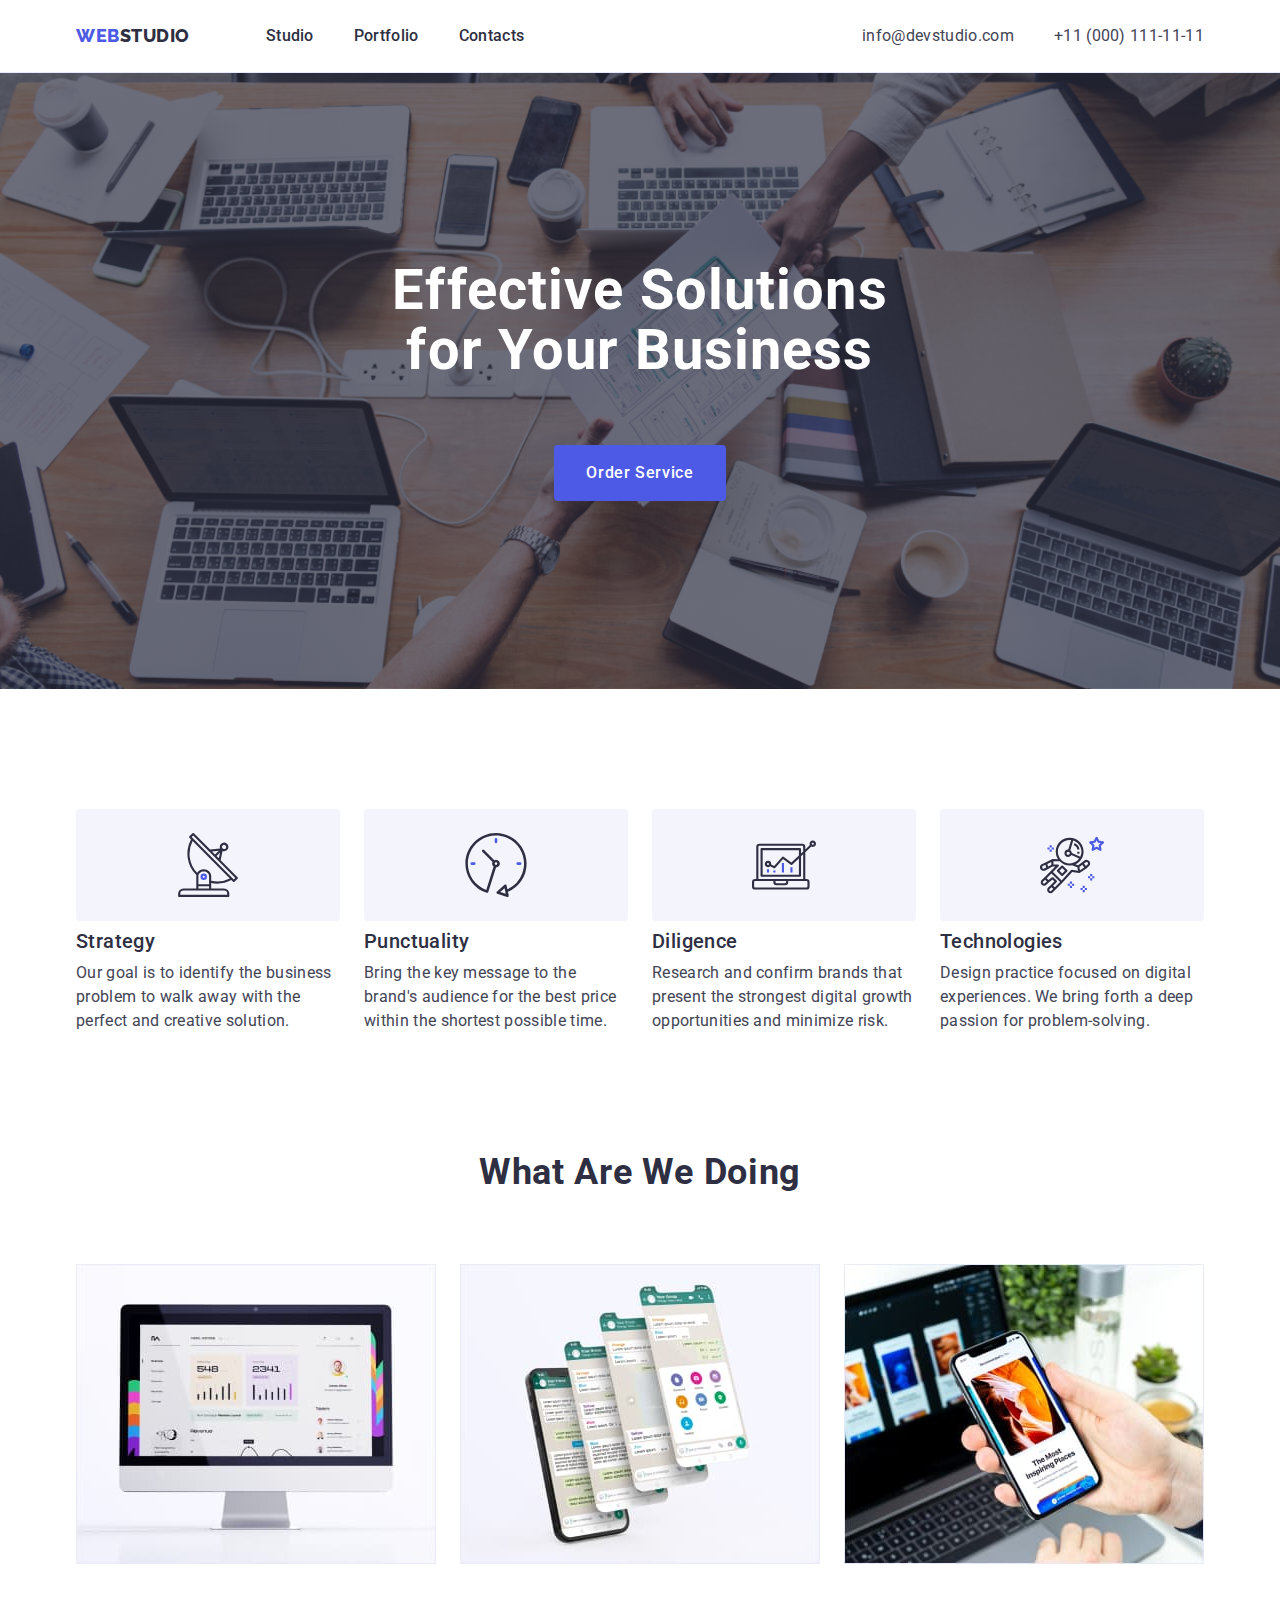
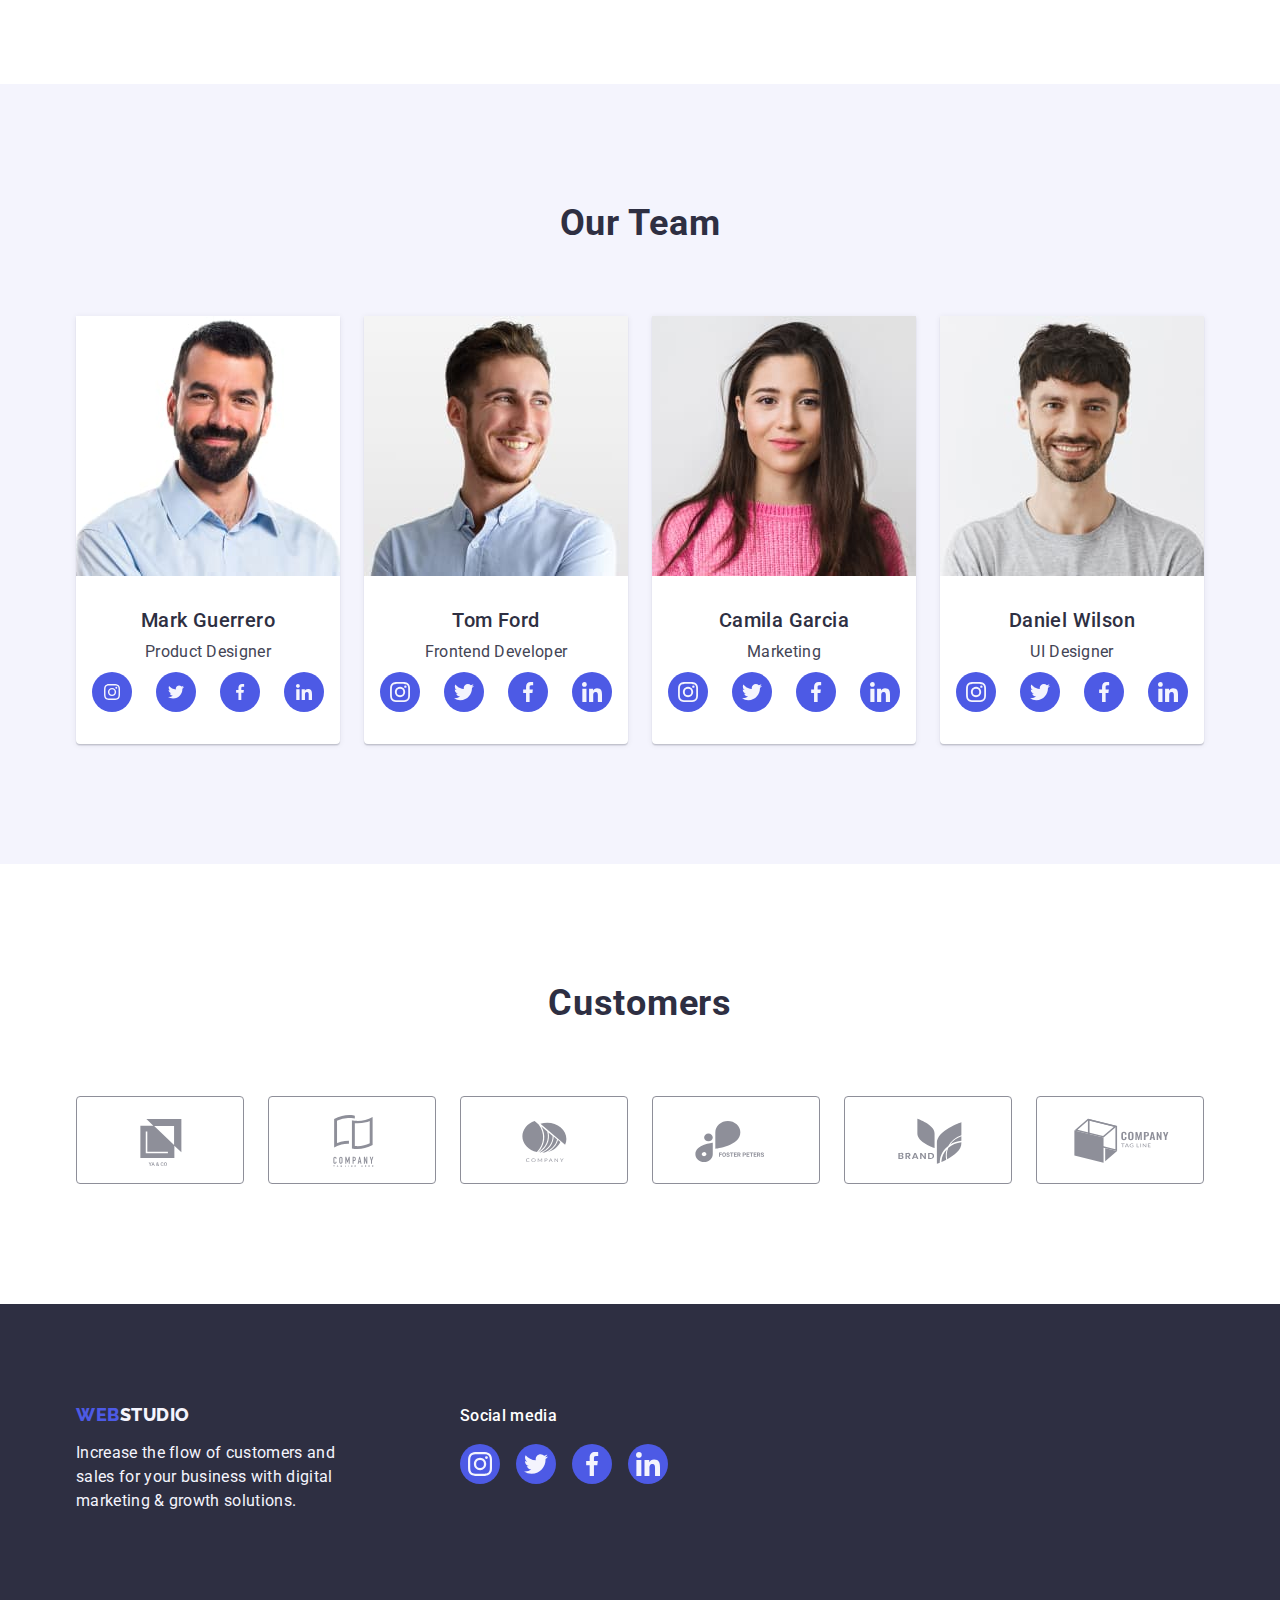
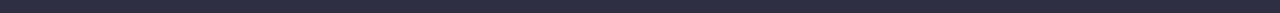
<file: index.html>
<!DOCTYPE html>
<html lang="en">

<head>
    <meta charset="UTF-8">
    <meta http-equiv="X-UA-Compatible" content="IE=edge">
    <meta name="viewport" content="width=device-width, initial-scale=1.0">
    <link rel="preconnect" href="https://fonts.googleapis.com">
    <link rel="preconnect" href="https://fonts.gstatic.com" crossorigin>
    <link
        href="https://fonts.googleapis.com/css2?family=Raleway:wght@800&family=Roboto:wght@400;500;700;900&display=swap"
        rel="stylesheet">

    <title>WebStudio</title>
    <link rel="stylesheet" href="https://cdn.jsdelivr.net/npm/modern-normalize@1.1.0/modern-normalize.min.css">
    <link rel="stylesheet" href="css/styles.css">
</head>

<body>
    <header class="header">
        <div class="container header-container">
            <!-- Header-->
            <nav class="nav">
                <a class="logo link menu-item " href="./index.html">Web<span class="web-logo">Studio</span></a>
                <ul class="menu list">
                    <li class="menu-item">
                        <a class="menu-link link" href="./index.html"> Studio </a>
                    </li>
                    <li class="menu-item">
                        <a class="menu-link link" href="./portfolio.html"> Portfolio </a>
                    </li>
                    <li class="menu-item">
                        <a class="menu-link link" href=""> Contacts </a>
                    </li>
                </ul>
            </nav>

            <address class="address">
                <ul class="list list-contact">
                    <li><a class="menu-link address-list link" href="mailto:info@devstudio.com">info@devstudio.com</a>
                    </li>
                    <li><a class="menu-link address-list link" href="tel:+110001111111">+11 (000) 111-11-11</a></li>
                </ul>
            </address>
        </div>
    </header>

    <main>
        <!-- HERO -->
        <section class="hero">
            <div class="container hero-content">
                <h1 class="hero-title"> Effective Solutions for Your Business </h1>
                <button type="button" class="hero-button">Order Service</button>
            </div>
        </section>

        <!-- Tasks -->

        <section class="tasks section">
            <div class="container">
                <h2 class="our-task visually-hidden">Our task</h2>
                <ul class="list tasks-descr">
                    <li class="task-item">
                        <div class="icon-task-border">
                            <svg class="task-icon" width="64" height="64">
                                <use href="./images/icons.svg#antenna"></use>
                            </svg>
                        </div>
                        <h3 class="bar-name">Strategy</h3>
                        <p class="bar-info">Our goal is to identify the business problem to walk away with the perfect
                            and creative solution.</p>
                    </li>

                    <li class="task-item">
                        <div class="icon-task-border">
                            <svg class="task-icon" width="64" height="64">
                                <use href="./images/icons.svg#clock"></use>
                            </svg>
                        </div>
                        <h3 class="bar-name">Punctuality</h3>
                        <p class="bar-info">Bring the key message to the brand's audience for the best price within the
                            shortest possible
                            time. </p>
                    </li>

                    <li class="task-item">
                        <div class="icon-task-border">
                            <svg class="task-icon" width="64" height="64">
                                <use href="./images/icons.svg#diagram"></use>
                            </svg>
                        </div>
                        <h3 class="bar-name">Diligence</h3>
                        <p class="bar-info">Research and confirm brands that present the strongest digital growth
                            opportunities and
                            minimize risk. </p>
                    </li>

                    <li class="task-item">
                        <div class="icon-task-border">
                            <svg class="task-icon" width="64" height="64">
                                <use href="./images/icons.svg#astronaut"></use>
                            </svg>
                        </div>
                        <h3 class="bar-name">Technologies</h3>
                        <p class="bar-info">Design practice focused on digital experiences. We bring forth a deep
                            passion
                            for
                            problem-solving.</p>
                    </li>

                </ul>
            </div>
        </section>

        <section class="gallery section">
            <div class="container">
                <h2 class="title">What are we doing</h2>

                <ul class="list content">
                    <li class="gallery-img">
                        <img src="./images/screen.jpg" alt="screen" width="360" height="300">
                    </li>
                    <li class="gallery-img">
                        <img src="./images/phoneslides.jpg" alt="phone-slides" width="360" height="300">
                    </li>
                    <li class="gallery-img">
                        <img src="./images/phone.jpg" alt="phone" width="360" height="300">
                    </li>
                </ul>
            </div>
        </section>

        <!-- Team Members -->
        <section class="team team-block section">
            <div class="container">
                <h2 class="title">Our Team</h2>

                <ul class="list content">
                    <li class="team-members">
                        <img src="./images/ourteam/mark.jpg" alt="Mark" width="264" height="260">
                        <div class="employee-card">
                            <h3 class="bar-name">Mark Guerrero</h3>
                            <p class="bar-info">Product Designer</p>
                            <ul class="socials team-list list">
                                <li class="socials-item">
                                    <a href="" class="socials-link link" target="_blank" rel="noopener noreferrer"
                                        aria-label="Instagram icon">
                                        <svg class="socials-icon" width="16" height="16">
                                            <use href="./images/icons.svg#instagram"></use>
                                        </svg>
                                    </a>
                                </li>
                                <li class="socials-item">
                                    <a href="" class="socials-link link" target="_blank" rel="noopener noreferrer"
                                        aria-label="Twitter icon">
                                        <svg class="socials-icon" width="16" height="16">
                                            <use href="./images/icons.svg#twitter"></use>
                                        </svg>
                                    </a>
                                </li>
                                <li class="socials-item">
                                    <a href="" class="socials-link link" target="_blank" rel="noopener noreferrer"
                                        aria-label="Facebook icon">
                                        <svg class="socials-icon" width="16" height="16">
                                            <use href="./images/icons.svg#facebook"></use>
                                        </svg>
                                    </a>
                                </li>
                                <li class="socials-item">
                                    <a href="" class="socials-link link" target="_blank" rel="noopener noreferrer"
                                        aria-label="LinkedIN icon">
                                        <svg class="socials-icon" width="16" height="16">
                                            <use href="./images/icons.svg#linkedin"></use>
                                        </svg>
                                    </a>
                                </li>

                            </ul>
                        </div>
                    </li>

                    <li class="team-members">
                        <img src="./images/ourteam/tom.jpg" alt="Tom" width="264" height="260">
                        <div class="employee-card">
                            <h3 class="bar-name">Tom Ford</h3>
                            <p class="bar-info">Frontend Developer</p>
                            <ul class="socials team-list list">
                                <li class="socials-item">
                                    <a href="" class="socials-link link" target="_blank" rel="noopener noreferrer"
                                        aria-label="Instagram icon">
                                        <svg class="socials-icon" width="20" height="20">
                                            <use href="./images/icons.svg#instagram"></use>
                                        </svg>
                                    </a>
                                </li>
                                <li class="socials-item">
                                    <a href="" class="socials-link link" target="_blank" rel="noopener noreferrer"
                                        aria-label="Twitter icon">
                                        <svg class="socials-icon" width="20" height="20">
                                            <use href="./images/icons.svg#twitter"></use>
                                        </svg>
                                    </a>
                                </li>
                                <li class="socials-item">
                                    <a href="" class="socials-link link" target="_blank" rel="noopener noreferrer"
                                        aria-label="Facebook icon">
                                        <svg class="socials-icon" width="20" height="20">
                                            <use href="./images/icons.svg#facebook"></use>
                                        </svg>
                                    </a>
                                </li>
                                <li class="socials-item">
                                    <a href="" class="socials-link link" target="_blank" rel="noopener noreferrer"
                                        aria-label="LinkedIN icon">
                                        <svg class="socials-icon" width="20" height="20">
                                            <use href="./images/icons.svg#linkedin"></use>
                                        </svg>
                                    </a>
                                </li>

                            </ul>
                        </div>
                    </li>

                    <li class="team-members">
                        <img src="./images/ourteam/camila.jpg" alt="Camila" width="264" height="260">
                        <div class="employee-card">
                            <h3 class="bar-name">Camila Garcia</h3>
                            <p class="bar-info">Marketing</p>
                            <ul class="socials team-list  list">
                                <li class="socials-item">
                                    <a href="" class="socials-link link" target="_blank" rel="noopener noreferrer"
                                        aria-label="Instagram icon">
                                        <svg class="socials-icon" width="20" height="20">
                                            <use href="./images/icons.svg#instagram"></use>
                                        </svg>
                                    </a>
                                </li>
                                <li class="socials-item">
                                    <a href="" class="socials-link link" target="_blank" rel="noopener noreferrer"
                                        aria-label="Twitter icon">
                                        <svg class="socials-icon" width="20" height="20">
                                            <use href="./images/icons.svg#twitter"></use>
                                        </svg>
                                    </a>
                                </li>
                                <li class="socials-item">
                                    <a href="" class="socials-link link" target="_blank" rel="noopener noreferrer"
                                        aria-label="Facebook icon">
                                        <svg class="socials-icon" width="20" height="20">
                                            <use href="./images/icons.svg#facebook"></use>
                                        </svg>
                                    </a>
                                </li>
                                <li class="socials-item">
                                    <a href="" class="socials-link link" target="_blank" rel="noopener noreferrer"
                                        aria-label="LinkedIN icon">
                                        <svg class="socials-icon" width="20" height="20">
                                            <use href="./images/icons.svg#linkedin"></use>
                                        </svg>
                                    </a>
                                </li>

                            </ul>
                        </div>
                    </li>

                    <li class="team-members">
                        <img src="./images/ourteam/daniel.jpg" alt="Daniel" width="264" height="260">
                        <div class="employee-card">
                            <h3 class="bar-name">Daniel Wilson</h3>
                            <p class="bar-info">UI Designer</p>
                            <ul class="socials team-list list">
                                <li class="socials-item">
                                    <a href="" class="socials-link link" target="_blank" rel="noopener noreferrer"
                                        aria-label="Instagram icon">
                                        <svg class="socials-icon" width="20" height="20">
                                            <use href="./images/icons.svg#instagram"></use>
                                        </svg>
                                    </a>
                                </li>
                                <li class="socials-item">
                                    <a href="" class="socials-link link" target="_blank" rel="noopener noreferrer"
                                        aria-label="Twitter icon">
                                        <svg class="socials-icon" width="20" height="20">
                                            <use href="./images/icons.svg#twitter"></use>
                                        </svg>
                                    </a>
                                </li>
                                <li class="socials-item">
                                    <a href="" class="socials-link link" target="_blank" rel="noopener noreferrer"
                                        aria-label="Facebook icon">
                                        <svg class="socials-icon" width="20" height="20">
                                            <use href="./images/icons.svg#facebook"></use>
                                        </svg>
                                    </a>
                                </li>
                                <li class="socials-item">
                                    <a href="" class="socials-link link" target="_blank" rel="noopener noreferrer"
                                        aria-label="LinkedIN icon">
                                        <svg class="socials-icon" width="20" height="20">
                                            <use href="./images/icons.svg#linkedin"></use>
                                        </svg>
                                    </a>
                                </li>
                            </ul>
                        </div>
                    </li>
                </ul>
            </div>
        </section>
        <section class="customers section">
            <div class="container">
                <h2 class="title">Customers</h2>
                <ul class="customer-list list">
                    <li class="customer-item">
                        <a href="" class="customer-icon link" target="_blank" rel="noopener noreferrer"
                            aria-label="Ya and co icon">
                            <svg class="customer-logo" width="104" height="56">
                                <use href="./images/icons.svg#yako"></use>
                            </svg>
                        </a>
                    <li class="customer-item">
                        <a href="" class="customer-icon link" target="_blank" rel="noopener noreferrer"
                            aria-label="Company icon">
                            <svg class="customer-logo" width="104" height="56">
                                <use href="./images/icons.svg#company"></use>
                            </svg>
                        </a>
                    <li class="customer-item">
                        <a href="" class="customer-icon link" target="_blank" rel="noopener noreferrer"
                            aria-label="Companylogo icon">
                            <svg class="customer-logo" width="104" height="56">
                                <use href="./images/icons.svg#companylogo"></use>
                            </svg>
                        </a>
                    <li class="customer-item">
                        <a href="" class="customer-icon link" target="_blank" rel="noopener noreferrer"
                            aria-label="Foster icon">
                            <svg class="customer-logo" width="104" height="56">
                                <use href="./images/icons.svg#foster"></use>
                            </svg>
                        </a>
                    <li class="customer-item">
                        <a href="" class="customer-icon link" target="_blank" rel="noopener noreferrer"
                            aria-label="Brand icon">
                            <svg class="customer-logo" width="104" height="56">
                                <use href="./images/icons.svg#brand"></use>
                            </svg>
                        </a>
                    <li class="customer-item">
                        <a href="" class="customer-icon link" target="_blank" rel="noopener noreferrer"
                            aria-label="Tagline icon">
                            <svg class="customer-logo" width="104" height="56">
                                <use href="./images/icons.svg#tagline"></use>
                            </svg>
                        </a>
                </ul>
            </div>
        </section>
    </main>
    <!-- Footer -->
    <footer class="footer">
        <div class="container footer-container">
            <div class="footer-left">
                <a class="logo link footer-btn" href="./index.html">Web<span
                        class="web-logo logo-dark">Studio</span></a>
                <p class="footer-info">Increase the flow of customers and sales for your business with digital
                    marketing & growth
                    solutions.</p>
            </div>
            <div class="footer-right">
                <p class="right-header">Social media</p>
                <ul class="socials footer-list list">
                    <li class="socials-item">
                        <a href="" class="socials-link footer-socials link" target="_blank" rel="noopener noreferrer"
                            aria-label="Instagram icon">
                            <svg class="footer-icon" width="24" height="24">
                                <use href="./images/icons.svg#instagram"></use>
                            </svg>
                        </a>
                    </li>
                    <li class="socials-item">
                        <a href="" class="socials-link footer-socials link" target="_blank" rel="noopener noreferrer"
                            aria-label="Twitter icon">
                            <svg class="footer-icon" width="24" height="24">
                                <use href="./images/icons.svg#twitter"></use>
                            </svg>
                        </a>
                    </li>
                    <li class="socials-item">
                        <a href="" class="socials-link footer-socials link" target="_blank" rel="noopener noreferrer"
                            aria-label="Facebook icon">
                            <svg class="footer-icon" width="24" height="24">
                                <use href="./images/icons.svg#facebook"></use>
                            </svg>
                        </a>
                    </li>
                    <li class="socials-item">
                        <a href="" class="socials-link footer-socials link" target="_blank" rel="noopener noreferrer"
                            aria-label="LinkedIN icon">
                            <svg class="footer-icon" width="24" height="24">
                                <use href="./images/icons.svg#linkedin"></use>
                            </svg>
                        </a>
                    </li>
                </ul>
            </div>
        </div>
    </footer>
</body>

</html>
</file>
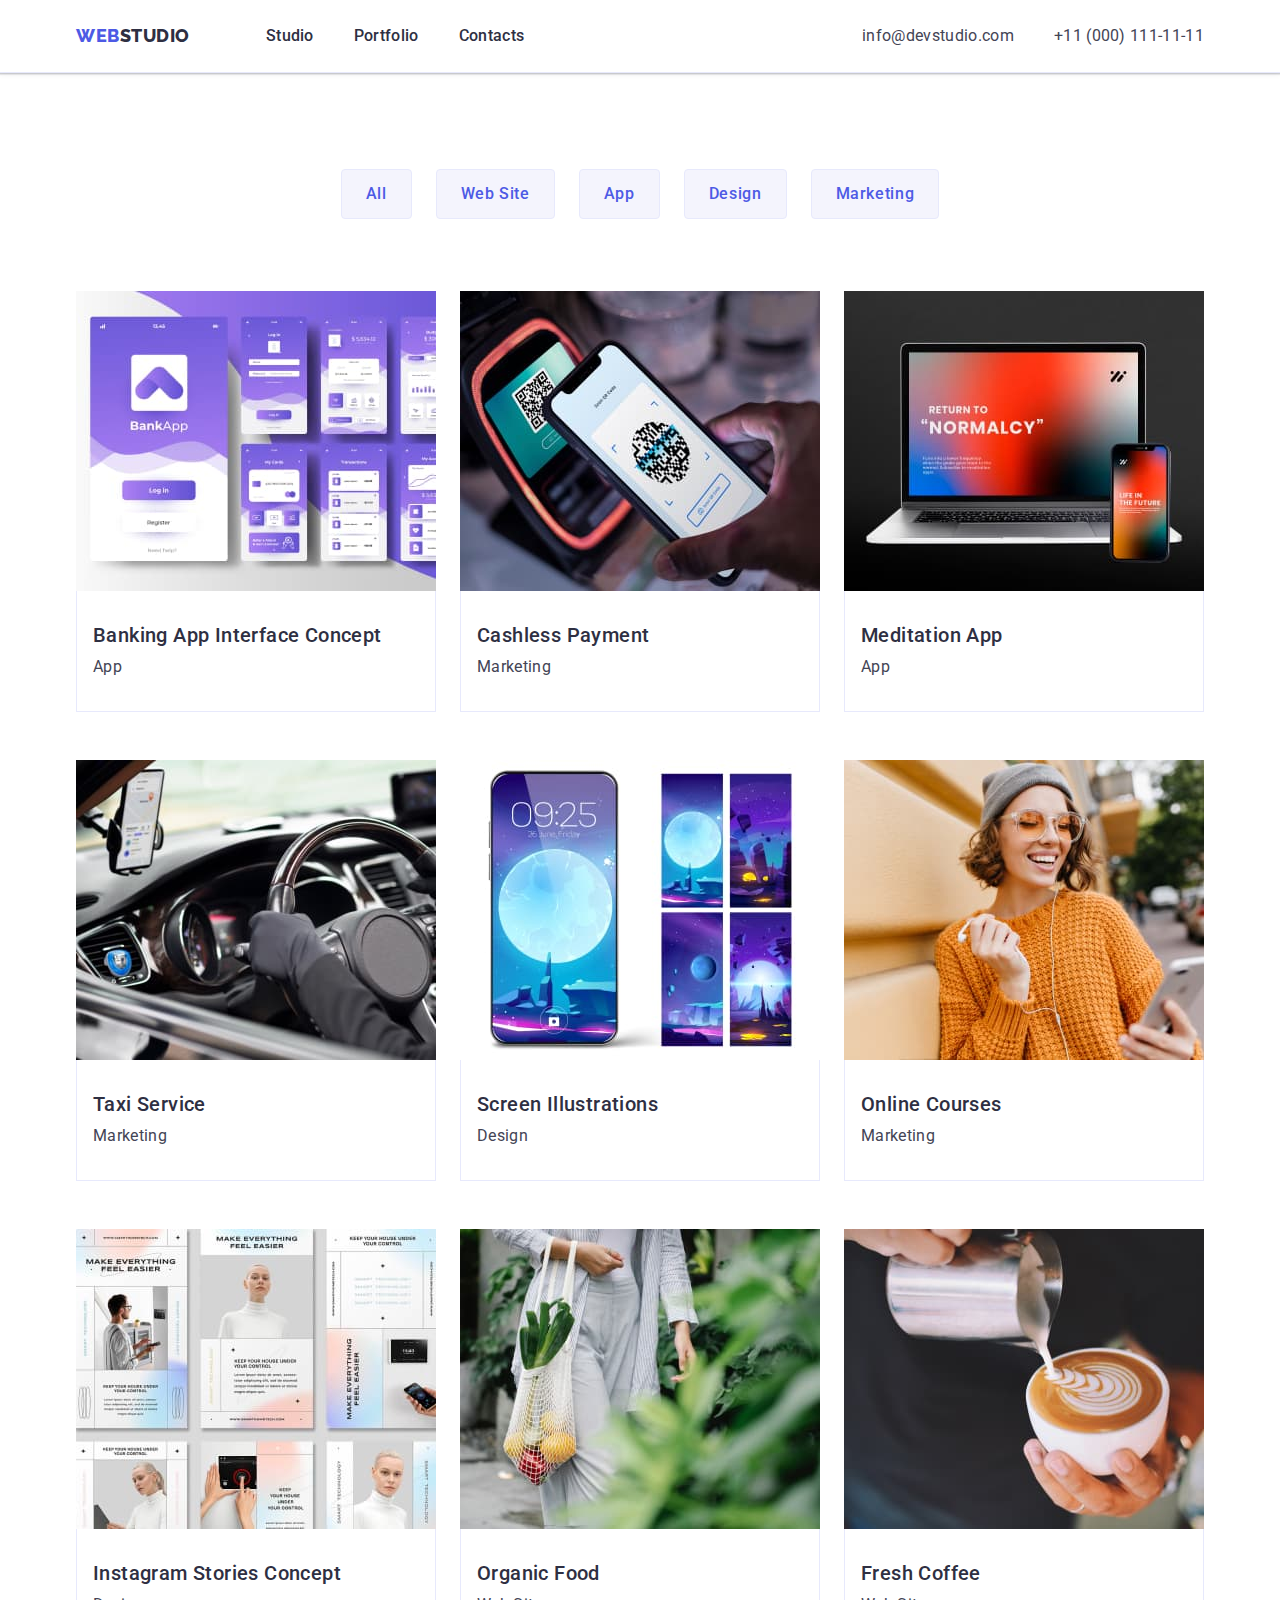
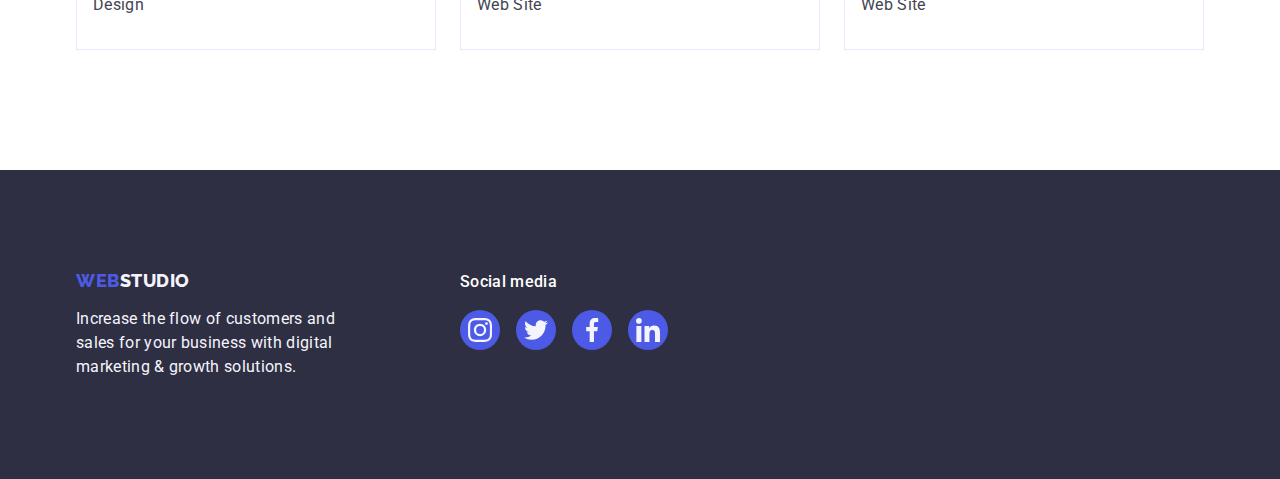
<file: portfolio.html>
<!DOCTYPE html>
<html lang="en">

<head>
    <meta charset="UTF-8">
    <meta http-equiv="X-UA-Compatible" content="IE=edge">
    <meta name="viewport" content="width=device-width, initial-scale=1.0">
    <link rel="preconnect" href="https://fonts.googleapis.com">
    <link rel="preconnect" href="https://fonts.gstatic.com" crossorigin>
    <link
        href="https://fonts.googleapis.com/css2?family=Raleway:wght@800&family=Roboto:wght@400;500;700;900&display=swap"
        rel="stylesheet">

    <title>WebStudio</title>
    <link rel="stylesheet" href="https://cdn.jsdelivr.net/npm/modern-normalize@1.1.0/modern-normalize.min.css">
    <link rel="stylesheet" href="css/styles.css">
</head>

<body>
    <header class="header">
        <div class="container header-container">
            <!-- Header-->
            <nav class="nav">
                <a class="logo link menu-item" href="./index.html">Web<span class="web-logo">Studio</span></a>
                <ul class="menu list">
                    <li class="menu-item">
                        <a class="menu-link link" href="./index.html"> Studio </a>
                    </li>
                    <li class="menu-item">
                        <a class="menu-link link" href="./portfolio.html"> Portfolio </a>
                    </li>
                    <li class="menu-item">
                        <a class="menu-link link" href=""> Contacts </a>
                    </li>
                </ul>
            </nav>
            <address class="address">
                <ul class="list list-contact">
                    <li><a class="menu-link address-list email  link"
                            href="mailto:info@devstudio.com">info@devstudio.com</a></li>
                    <li><a class="menu-link address-list link" href="tel:+110001111111">+11 (000) 111-11-11</a></li>
                </ul>
            </address>
        </div>
    </header>

    <main>
        <section class="button-list content">
            <div class="container">
                <h1 class="visually-hidden">buttons-menu</h1>
                <ul class="list content btn-list">
                    <li>
                        <button type="button" class="link filter-btn">All</button>
                    </li>
                    <li>
                        <button type="button" class="link filter-btn">Web Site</button>
                    </li>
                    <li>
                        <button type="button" class="link filter-btn">App</button>
                    </li>
                    <li>
                        <button type="button" class="link filter-btn">Design</button>
                    </li>
                    <li>
                        <button type="button" class="link filter-btn">Marketing</button>
                    </li>
                </ul>

                <ul class="list web-list content">
                    <li class="web-item">
                        <a href="" class="link portfolio-link">
                            <img src="./images/secondpage/appinterface.jpg" alt="app-interface" width="360"
                                height="300">
                            <div class="app-list">
                                <h2 class="bar-name">Banking App Interface Concept</h2>
                                <p class="bar-info">App</p>
                            </div>
                        </a>
                    </li>
                    <li class="web-item">
                        <a href="" class="link portfolio-link">
                            <img src="./images/secondpage/cashless.jpg" alt="cashless" width="360" height="300">
                            <div class="app-list">
                                <h2 class="bar-name">Cashless Payment</h2>
                                <p class="bar-info">Marketing</p>
                            </div>
                        </a>
                    </li>
                    <li class="web-item">
                        <a href="" class="link portfolio-link">
                            <img src="./images/secondpage/meditation.jpg" alt="meditation" width="360" height="300">
                            <div class="app-list">
                                <h2 class="bar-name">Meditation App</h2>
                                <p class="bar-info">App</p>
                            </div>
                        </a>
                    </li>
                    <li class="web-item">
                        <a href="" class="link portfolio-link">
                            <img src="./images/secondpage/taxi.jpg" alt="taxi" width="360" height="300">
                            <div class="app-list">
                                <h2 class="bar-name">Taxi Service</h2>
                                <p class="bar-info">Marketing</p>
                            </div>
                        </a>
                    </li>
                    <li class="web-item">
                        <a href="" class="link portfolio-link">
                            <img src="./images/secondpage/screenill.jpg" alt="screen-illustration" width="360"
                                height="300">
                            <div class="app-list">
                                <h2 class="bar-name">Screen Illustrations</h2>
                                <p class="bar-info">Design</p>
                            </div>
                        </a>
                    </li>
                    <li class="web-item">
                        <a href="" class="link portfolio-link">
                            <img src="./images/secondpage/online.jpg" alt="online-course" width="360" height="300">
                            <div class="app-list">
                                <h2 class="bar-name">Online Courses</h2>
                                <p class="bar-info">Marketing</p>
                            </div>
                        </a>
                    </li>
                    <li class="web-item">
                        <a href="" class="link portfolio-link">
                            <img src="./images/secondpage/stories.jpg" alt="insta-stories" width="360" height="300">
                            <div class="app-list">
                                <h2 class="bar-name">Instagram Stories Concept</h2>
                                <p class="bar-info">Design</p>
                            </div>
                        </a>
                    </li>
                    <li class="web-item">
                        <a href="" class="link portfolio-link">
                            <img src="./images/secondpage/organic.jpg" alt="organic-food" width="360" height="300">
                            <div class="app-list">
                                <h2 class="bar-name">Organic Food</h2>
                                <p class="bar-info">Web Site</p>
                            </div>
                        </a>
                    </li>
                    <li class="web-item">
                        <a href="" class="link portfolio-link">
                            <img src="./images/secondpage/fresh.jpg" alt="fresh-coffee" width="360" height="300">
                            <div class="app-list">
                                <h2 class="bar-name">Fresh Coffee</h2>
                                <p class="bar-info">Web Site</p>
                            </div>
                        </a>
                    </li>
                </ul>
            </div>
        </section>
    </main>
    <!-- Footer -->
    <footer class="footer">
        <div class="container footer-container">
            <div class="footer-left">
                <a class="logo link footer-btn" href="./index.html">Web<span class="web-logo logo-dark">Studio</span></a>
                <p class="footer-info">Increase the flow of customers and sales for your business with digital
                    marketing & growth
                    solutions.</p>
            </div>
            <div class="footer-right">
                <p class="right-header">Social media</p>
                <ul class="socials footer-list list">
                    <li class="socials-item">
                        <a href="" class="socials-link footer-socials link" target="_blank" rel="noopener noreferrer"
                            aria-label="Instagram icon">
                            <svg class="footer-icon" width="24" height="24">
                                <use href="./images/icons.svg#instagram"></use>
                            </svg>
                        </a>
                    </li>
                    <li class="socials-item">
                        <a href="" class="socials-link footer-socials link" target="_blank" rel="noopener noreferrer"
                            aria-label="Twitter icon">
                            <svg class="footer-icon" width="24" height="24">
                                <use href="./images/icons.svg#twitter"></use>
                            </svg>
                        </a>
                    </li>
                    <li class="socials-item">
                        <a href="" class="socials-link footer-socials link" target="_blank" rel="noopener noreferrer"
                            aria-label="Facebook icon">
                            <svg class="footer-icon" width="24" height="24">
                                <use href="./images/icons.svg#facebook"></use>
                            </svg>
                        </a>
                    </li>
                    <li class="socials-item">
                        <a href="" class="socials-link footer-socials link" target="_blank" rel="noopener noreferrer"
                            aria-label="LinkedIN icon">
                            <svg class="footer-icon" width="24" height="24">
                                <use href="./images/icons.svg#linkedin"></use>
                            </svg>
                        </a>
                    </li>
                </ul>
            </div>
        </div>
    </footer>
</body>

</html>
</file>
<file: css/styles.css>
:root {
    --primary-font: 'Roboto', sans-serif;
    --secondary-font: 'Raleway', sans-serif;
    --border-color: #e7e9fc;
}

body {
    font-family: 'Roboto', sans-serif;
    background-color: #FFFFFF;
    color: #434455;
}

h1,
h2,
h3,
h4,
p {
    margin-top: 0;
    margin-bottom: 0;
}

ul,
ol {
    margin-top: 0;
    margin-bottom: 0;
    padding-left: 0;
}

img {
    display: block;
}

button {
    cursor: pointer;
}

.list {
    list-style: none;
}

.link {
    text-decoration: none;
}


.container {
    width: 1158px;
    padding-left: 15px;
    padding-right: 15px;
    margin-right: auto;
    margin-left: auto;
}

.section {
    padding-top: 120px;
    padding-bottom: 120px;
}


.content {
    display: flex;
    flex-wrap: wrap;
    gap: 24px;
}

/* HEADER*/

.header {
    border-bottom: 1px solid;
    border-color: #e7e9fc;
    box-shadow: 0px 2px 1px rgba(46, 47, 66, 0.08),
        0px 1px 1px rgba(46, 47, 66, 0.16),
        0px 1px 6px rgba(46, 47, 66, 0.08);

}

.header-container {
    display: flex;
    align-items: center;
}

.logo {
    font-family: 'Raleway', sans-serif;
    font-weight: 800;
    font-size: 18px;
    line-height: 1.17;
    letter-spacing: 0.03em;
    text-transform: uppercase;
    color: #4d5ae5;
    margin-right: 76px;
}

.web-logo {
    color: #2e2f42;
}

.logo-dark {
    color: #F4F4FD;
}

.nav {
    display: flex;
    align-items: center;
}

.menu {
    display: flex;
    align-items: center;
    gap: 40px;
}


.menu-link {
    font-weight: 500;
    font-size: 16px;
    line-height: 1.5;
    letter-spacing: 0.02em;
    color: #2e2f42;
    display: inline-block;
    padding-top: 24px;
    padding-bottom: 24px;
}

.menu-link:hover,
.menu-link:focus {
    color: #404BBF;
}

.list-contact {
    display: flex;
    gap: 40px;
}

.address {
    font-style: normal;
    color: #434455;
    margin-left: auto;
}

.address-list {
    font-weight: 400;
    color: #434455;

}

/*HERO*/

.hero {
    background-image:linear-gradient(rgba(46, 47, 66, 0.7), rgba(46, 47, 66, 0.7)), url(../images/landingpage/hero.jpg);
    background-repeat: no-repeat;
    background-size: cover;
    background-position: center;
    padding: 188px 0;
    max-width: 1440px;
    margin: 0 auto;
    
}

.hero-content {
    display: block;
    justify-content: center;
}

.hero-title {
    font-weight: 700;
    font-size: 56px;
    line-height: 1.07;
    letter-spacing: 0.02em;
    text-align: center;
    color: #FFFFFF;
    max-width: 496px;
    margin: auto;
    margin-bottom: 64px;
}


.hero-button {
    font-family: "Roboto", sans-serif;
    background: #4D5AE5;
    padding: 16px 32px 16px 32px;
    font-weight: 500;
    font-size: 16px;
    line-height: 1.5;
    letter-spacing: 0.04em;
    text-align: center;
    color: #FFFFFF;
    border: none;
    height: 56px;
    display: block;
    min-width: 169px;
    border-radius: 4px;
    margin: auto;
}


.hero-button:hover,
.hero-button:focus {
    background: #404BBF;
}


/*TASK ICONS*/
.icon-task-border {
    display: flex;
    justify-content: center;
    align-items: center;
    min-width: 264px;
    height: 112px;
    background-color: #F4F4FD;
    margin-bottom: 8px;
    border-radius: 4px;
}

/* SECTION TASKS*/

.visually-hidden {
    position: absolute;
    width: 1px;
    height: 1px;
    margin: -1px;
    border: 0;
    padding: 0;
    white-space: nowrap;
    clip-path: inset(100%);
    clip: rect(0 0 0 0);
    overflow: hidden;
}

.tasks-descr {
    display: flex;
    gap: 24px;
}


.task-item {
    width: calc((100% - 72px) / 4);
}

.bar-name {
    font-weight: 500;
    font-size: 20px;
    margin-bottom: 8px;
    line-height: 1.2;
    letter-spacing: 0.02em;
    color: #2E2F42;
}

.bar-info {
    font-size: 16px;
    line-height: 1.5;
    letter-spacing: 0.02em;
    color: #434455;

}

.title {
    font-weight: 700;
    font-size: 36px;
    line-height: 1.1;
    letter-spacing: 0.02em;
    text-align: center;
    text-transform: capitalize;
    color: #2E2F42;
    margin-bottom: 72px;
}

.gallery {
    padding-top: 0;
}

/*TEAM*/
.team-block {
    background: #F4F4FD;
}

.team-members {
    background-color: #ffff;
    border-radius: 0px 0px 4px 4px;
    box-shadow: 0px 1px 6px rgba(46, 47, 66, 0.08), 0px 1px 1px rgba(46, 47, 66, 0.16), 0px 2px 1px rgba(46, 47, 66, 0.08);
}

.employee-card {
    text-align: center;
    padding: 32px 0;
}

.team-list {
    margin-top: 8px;
}

/*SOCIALS*/

.socials {
    display: flex;
    justify-content: center;
    align-items: center;
    gap: 24px;
}

.socials-link {
    display: flex;
    align-items: center;
    justify-content: center;
    width: 40px;
    height: 40px;
    background-color: #4D5AE5;
    border-radius: 50%;
}

.socials-link:hover,
.socials-link:focus {
    background-color: #404BBF;
}

.socials-icon {
    fill: #f4f4fd;
}


/*CUSTOMERS*/

.customer-list {
    display: flex;
    justify-content: center;
    align-items: center;
    gap: 24px;
}
.customer-item{
    width: calc((100% - 120px) / 6);
    height: 88px;
}

.customer-icon {
    width: 100%;
    height: 100%;
    border: 1px solid #8e8f99;
    border-radius:4px;
    display: flex;
    align-items: center;
    justify-content: center;
    color: #8e8f99;
}

.customer-icon:hover,
.customer-icon:focus {
    border-color: #404bbf;
    color: #404bbf;
}
.customer-logo {
    fill: currentColor;
}

/*FOOTER*/

.footer-btn {
    display: inline-block;
    margin-bottom: 16px;
    margin-right: 0;
    
}

.footer {
    background-color: #2e2f42;
    padding-top: 100px;
    padding-bottom: 100px;
}
.footer-left {
    margin-right: 120px;
}

.footer-container {
    display: flex;
    align-items: baseline;
}

.footer-info {
    font-size: 16px;
    line-height: 1.5;
    letter-spacing: 0.02em;
    color: #F4F4FD;
    max-width: 264px;
}

.footer-right {
    max-width: 208px;
}

.right-header {
    font-family: 'Roboto';
    font-style: normal;
    font-weight: 500;
    font-size: 16px;
    line-height: 1.5;
    letter-spacing: 0.02em;
    color: #FFFFFF;
    margin-bottom: 16px;
}

/*FOOTER ICONS*/
.footer-list{
    gap: 16px;
}

.footer-socials:hover,
.footer-socials:focus {
    background-color: #31D0AA;
}
.footer-icon {
    fill: #f4f4fd;
}
/* PORTFOLIO */
.button-list {
    padding: 96px 0 120px;
}

.btn-list {
    justify-content: center;
    margin-bottom: 72px;
}

.filter-btn:hover,
.filter-btn:focus {
    box-shadow: 0px 3px 1px rgba(0, 0, 0, 0.1),
        0px 2px 1px rgba(0, 0, 0, 0.08),
        0px 2px 2px rgba(0, 0, 0, 0.12);
}

.filter-btn {
    font-family: "Roboto", sans-serif;
    font-weight: 500;
    font-size: 16px;
    line-height: 1.5;
    letter-spacing: 0.04em;
    color: #4D5AE5;
    background: #F4F4FD;
    padding: 12px 24px;
    border: 1px solid #e7e9fc;
    border-radius: 4px;

}

.filter-btn:hover,
.filter-btn:focus {
    background-color: #404BBF;
    color: #FFFFFF;
    border: 1px solid transparent;

}

.web-list {
    row-gap: 48px;
    column-gap: 24px;
}

.web-item {
    width: calc((100% - 48px) / 3);
}

.portfolio-link:hover,
.portfolio-link:focus {
    box-shadow: 0px 1px 6px rgba(46, 47, 66, 0.08),
        0px 1px 1px rgba(46, 47, 66, 0.16),
        0px 2px 1px rgba(46, 47, 66, 0.08);
}

.portfolio-link{
    display: block;
}

.app-list-content {
    padding-top: 72px;
    padding-bottom: 120px;
}

.app-list {
    background-color: #ffff;
    padding: 32px 16px;
    border: 1px solid #e7e9fc;
    border-top: none;
}
</file>
